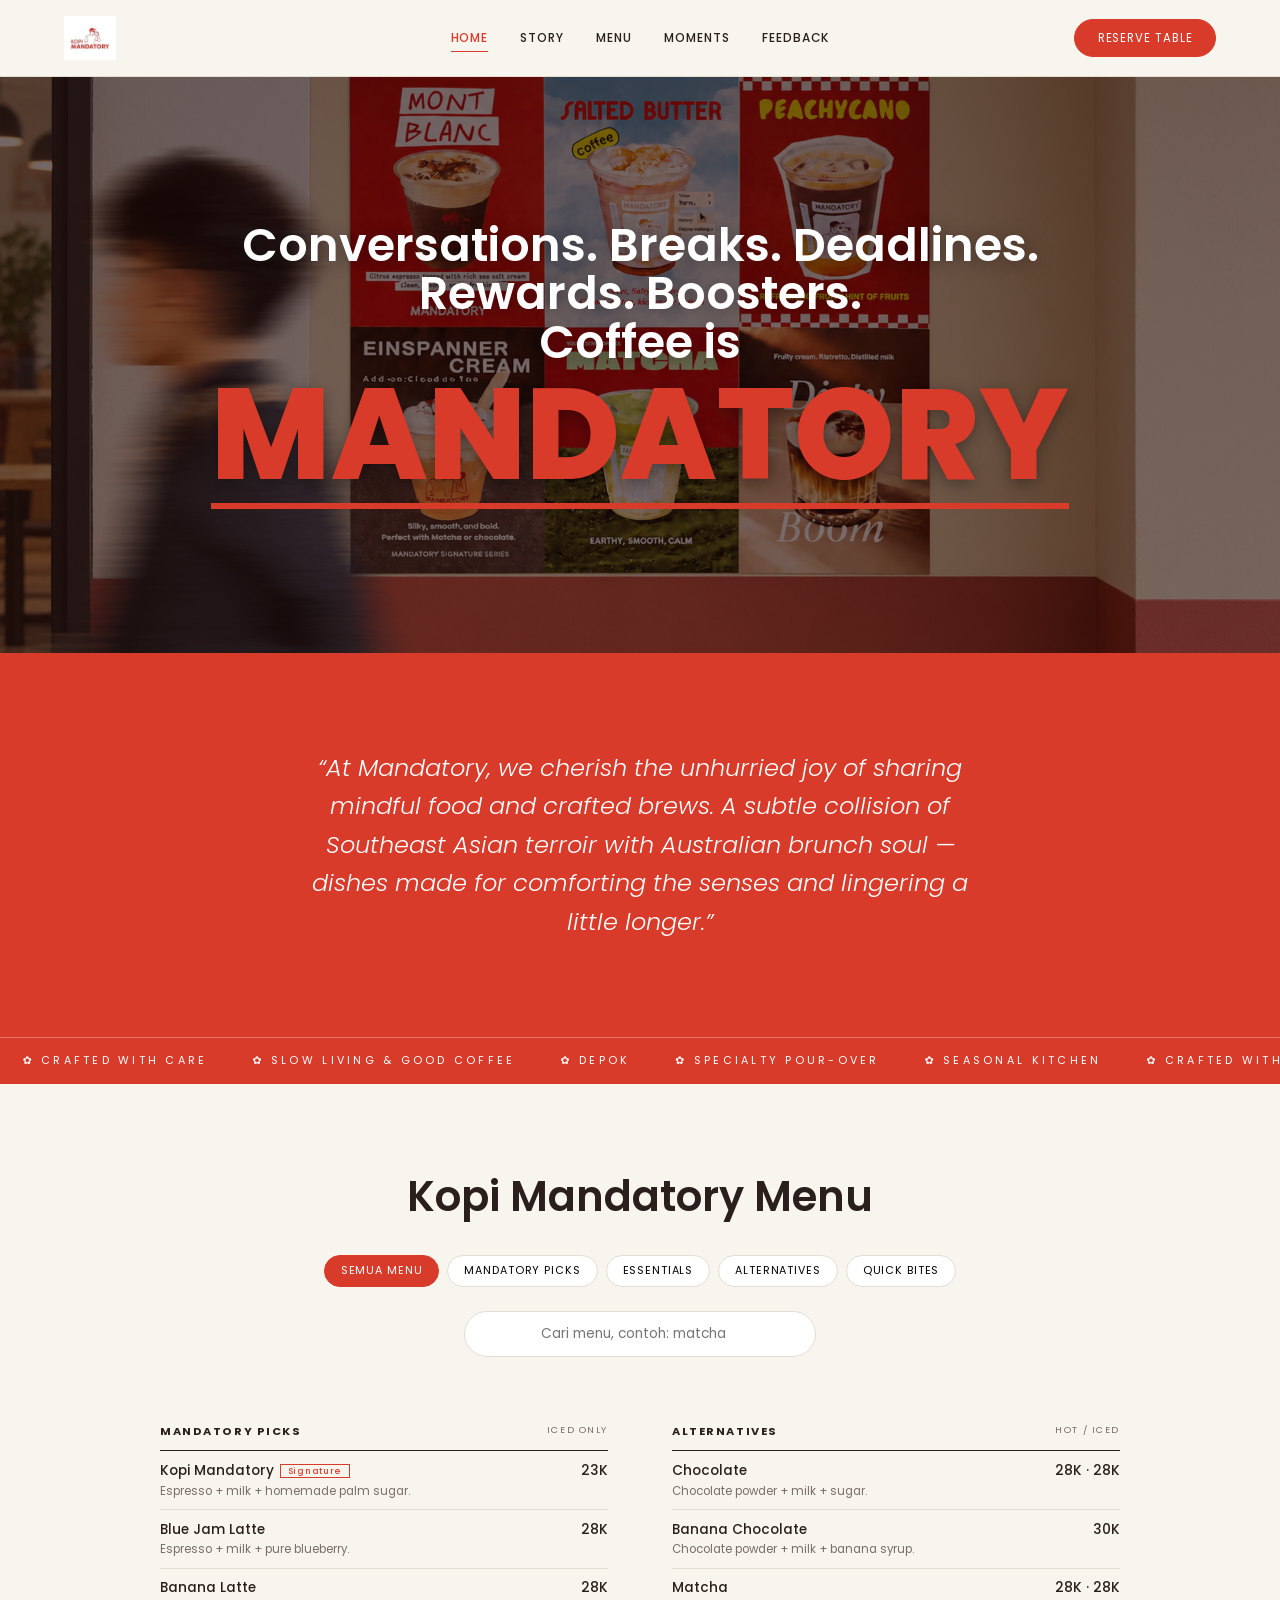
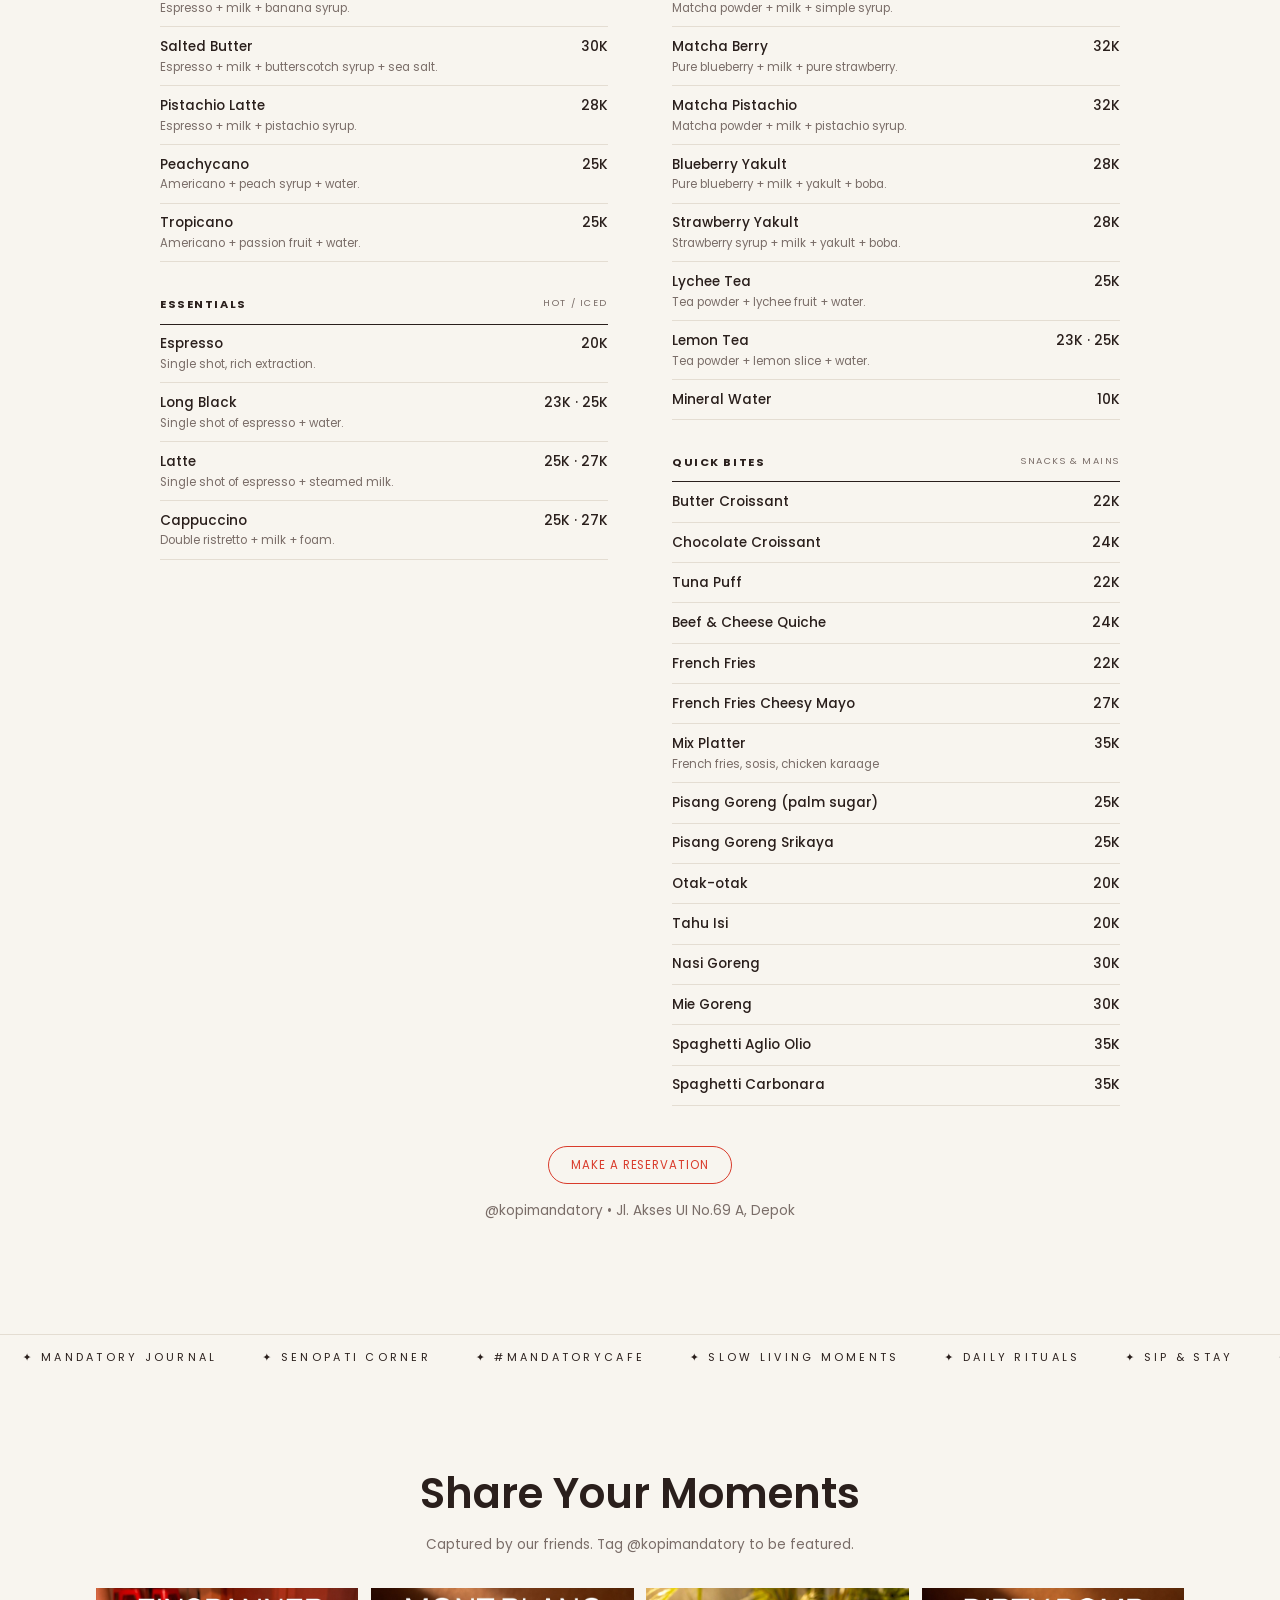
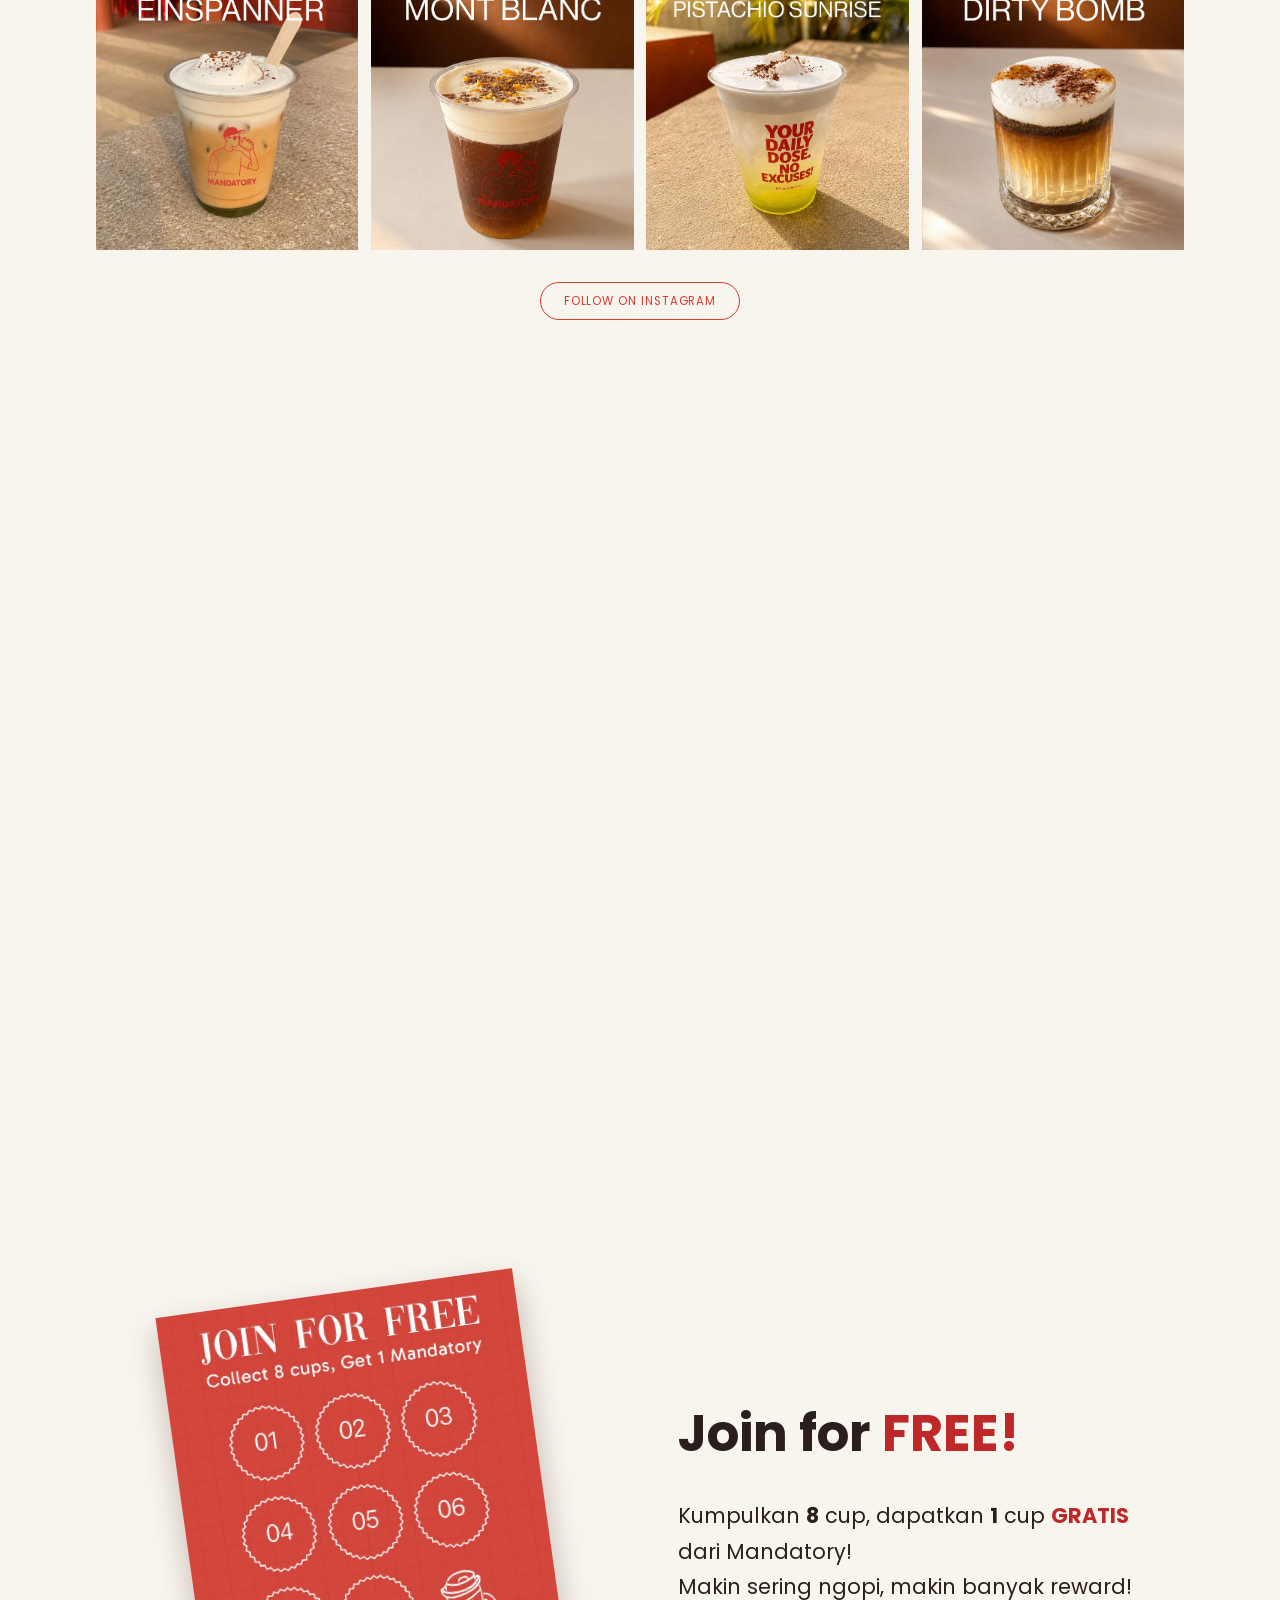
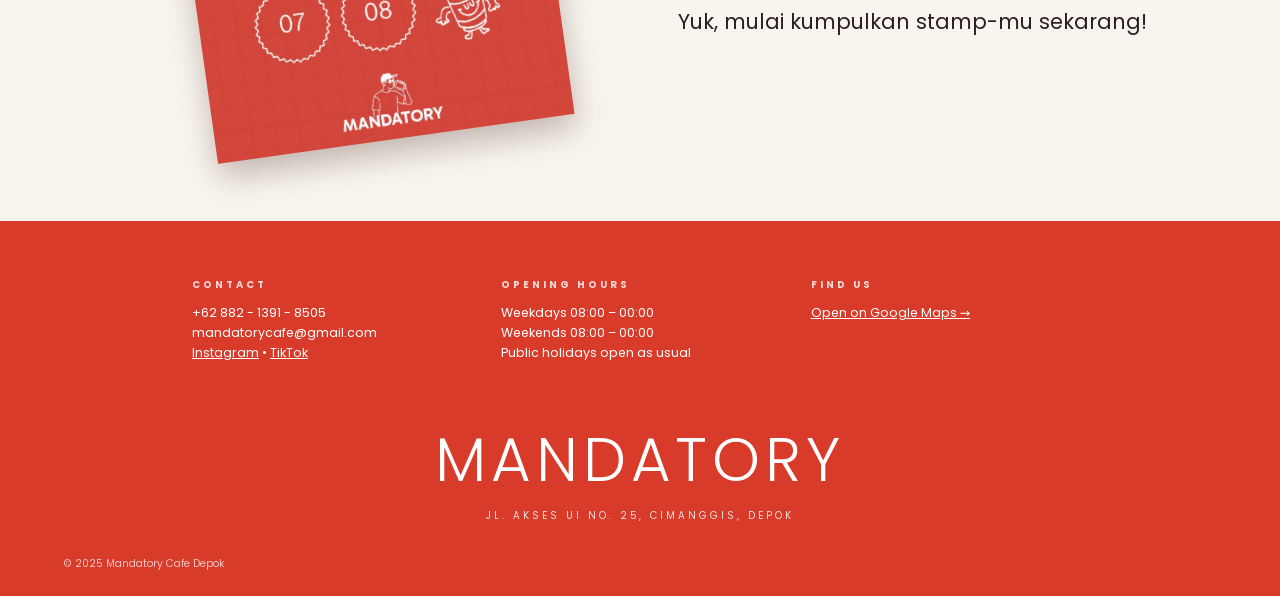
<file: index.html>
<!DOCTYPE html>
<html lang="id">

<head>
  <meta charset="utf-8">
  <meta name="viewport" content="width=device-width, initial-scale=1">
  <title>Mandatory | Kopi, obrolan, dan jeda kecil</title>
  <meta name="description" content="Mandatory, kafe kopi bertema merah putih di Depok. Menu kopi, makanan ringan, dan reservasi meja.">
  <link rel="preconnect" href="https://fonts.googleapis.com">
  <link
    href="https://fonts.googleapis.com/css2?family=Poppins:ital,wght@0,300;0,400;0,500;0,600;0,700;0,800;1,300&display=swap"
    rel="stylesheet">
  <link rel="icon" href="images/logo.jpeg">
  <link rel="stylesheet" href="css/style.css">
  </head>

<body>
  <div class="progress" id="progress"></div>

  <header class="nav">
    <a class="logo" href="#home" aria-label="Mandatory"><span class="logo-mark"><img src="images/logo.jpeg" alt=""
          onerror="this.remove()"></span></a>
    <ul>
      <li><a href="#home">Home</a></li>
      <li><a href="#story">Story</a></li>
      <li><a href="#menu">Menu</a></li>
      <li><a href="#moments">Moments</a></li>
      <li><a href="#feedback">Feedback</a></li>
    </ul>
    <a class="btn btn-fill" href="reservasi.html">Reserve table</a>
  </header>

  <main>
    <section class="hero" id="home">
      <h1>Conversations. Breaks. Deadlines.<br>Rewards. Boosters.<br>Coffee is<br><b>MANDATORY</b></h1>
    </section>

    <section class="quote" id="story">
      <p>“At Mandatory, we cherish the unhurried joy of sharing mindful food and crafted brews. A subtle collision of
        Southeast Asian terroir with Australian brunch soul — dishes made for comforting the senses and lingering a
        little longer.”</p>
    </section>

    <div class="marquee" aria-hidden="true">
      <div id="m1"></div>
    </div>

    <section class="sec" id="menu">
      <h2>Kopi Mandatory Menu</h2>
      <div class="tabs" id="tabs"></div>
      <input class="search" id="search" type="search" placeholder="Cari menu, contoh: matcha" aria-label="Cari menu">
      <div class="menu" id="menuBox"></div>
      <p class="center"><a class="btn" href="reservasi.html">Make a reservation</a></p>
      <p class="sub sub--spaced">@kopimandatory • Jl. Akses UI No.69 A, Depok</p>
    </section>

    <div class="marquee light" aria-hidden="true">
      <div id="m2"></div>
    </div>

    <section class="sec" id="moments">
      <h2>Share Your Moments</h2>
      <p class="sub">Captured by our friends. Tag @kopimandatory to be featured.</p>
      <div class="moments">
        <div class="photo" style="background-image:url(images/moment-1.jpg)"></div>
        <div class="photo" style="background-image:url(images/moment-2.jpg)"></div>
        <div class="photo" style="background-image:url(images/moment-3.jpg)"></div>
        <div class="photo" style="background-image:url(images/moment-4.jpg)"></div>
      </div>
      <p class="center center--flush"><a class="btn" href="https://instagram.com/kopimandatory" target="_blank"
          rel="noopener">Follow on Instagram</a></p>
    </section>

    <section class="sec" id="feedback">
      <h2>Reflections &amp; Guestbook</h2>
      <p class="sub">Every cup tells a story. We'd love to hear yours.</p>
      <div class="guest">
        <div>
          <div class="card">
            <div class="stars">★★★★★</div>
            <blockquote>“Mandatory has quickly become my go-to morning spot in Senopati. The Iced Dirty is impeccably
              textured and the French toast is light as air.”</blockquote><small>Nadira P. · Regular Guest · 2 days
              ago</small>
          </div>
          <div class="card">
            <div class="stars">★★★★★</div>
            <blockquote>“Quiet sunlight, thoughtful playlists, and baristas who genuinely care about single origin
              extractions. A rare gem of calm.”</blockquote><small>Arif Wibowo · Coffee Enthusiast · 1 week ago</small>
          </div>
        </div>
        <form class="card" id="noteForm">
          <h3 class="card-title">Leave a Note</h3>
          <p class="sub card-intro">Tell us how your morning was, or
            request your favorite roast.</p>
          <label class="field">Your name<input name="nama" placeholder="e.g. Maya" required></label>
          <label class="field">Email address<input type="email" name="email" placeholder="maya@example.com"></label>
          <div class="field">Rating<div class="rate" id="rate"></div>
          </div>
          <label class="field">Your thoughts<textarea name="pesan" rows="3"
              placeholder="Share a thought with our baristas..." required></textarea></label>
          <button class="btn btn-fill btn-block">Send message</button>
          <p id="thanks" class="sub thanks" hidden>Terima kasih, catatanmu sudah kami terima.</p>
        </form>
      </div>
    </section>

    <section class="sec loyalty" id="loyalty">
      <img class="loyalty__card" src="images/loyalty.jpg" width="1350" height="1688" loading="lazy"
        alt="Kartu loyalti Mandatory: kumpulkan 8 cup, dapatkan 1 cup gratis">
      <div class="loyalty__text">
        <h2>Join for <span>FREE!</span></h2>
        <p>Kumpulkan <b>8</b> cup, dapatkan <b>1</b> cup <b class="hl">GRATIS</b> dari Mandatory!<br>
          Makin sering ngopi, makin banyak reward!<br>
          Yuk, mulai kumpulkan stamp-mu sekarang!</p>
      </div>
    </section>
  </main>

  <footer class="foot">
    <div class="foot-cols">
      <div>
        <h4>CONTACT</h4>+62 882 - 1391 - 8505<br>mandatorycafe@gmail.com<br>
<span class="foot-social">
  <a href="https://www.instagram.com/kopimandatory/" target="_blank" rel="noopener noreferrer" class="foot-link">Instagram</a> •
  <a href="https://www.tiktok.com/@kopi.mandatory" target="_blank" rel="noopener noreferrer" class="foot-link"n>TikTok</a>
</span>
      </div>
      <div>
        <h4>OPENING HOURS</h4>Weekdays 08:00 – 00:00<br>Weekends 08:00 – 00:00<br>Public holidays open as usual
      </div>
      <div>
        <h4>FIND US</h4><a href="https://maps.google.com/?q=Mandatory+Cafe+Jl.+Akses+UI+Depok" target="_blank"
          rel="noopener" class="foot-link">Open on Google Maps →</a>
      </div>
    </div>
    <div class="big" id="gravity">MANDATORY</div>
    <div class="addr">JL. AKSES UI NO. 25, CIMANGGIS, DEPOK</div>
    <small>© 2025 Mandatory Cafe Depok</small>
  </footer>

  <div class="lb" id="lb" role="dialog" aria-label="Pratinjau foto" aria-hidden="true"><button type="button"
      aria-label="Tutup">&times;</button>
    <div></div>
  </div>

  <script src="js/marquee.js"></script>
  <script src="js/menu.js"></script>
  <script src="js/guestbook.js"></script>
  <script src="js/effects.js"></script>
  <script src="js/lightbox.js"></script>
</body>

</html>
</file>
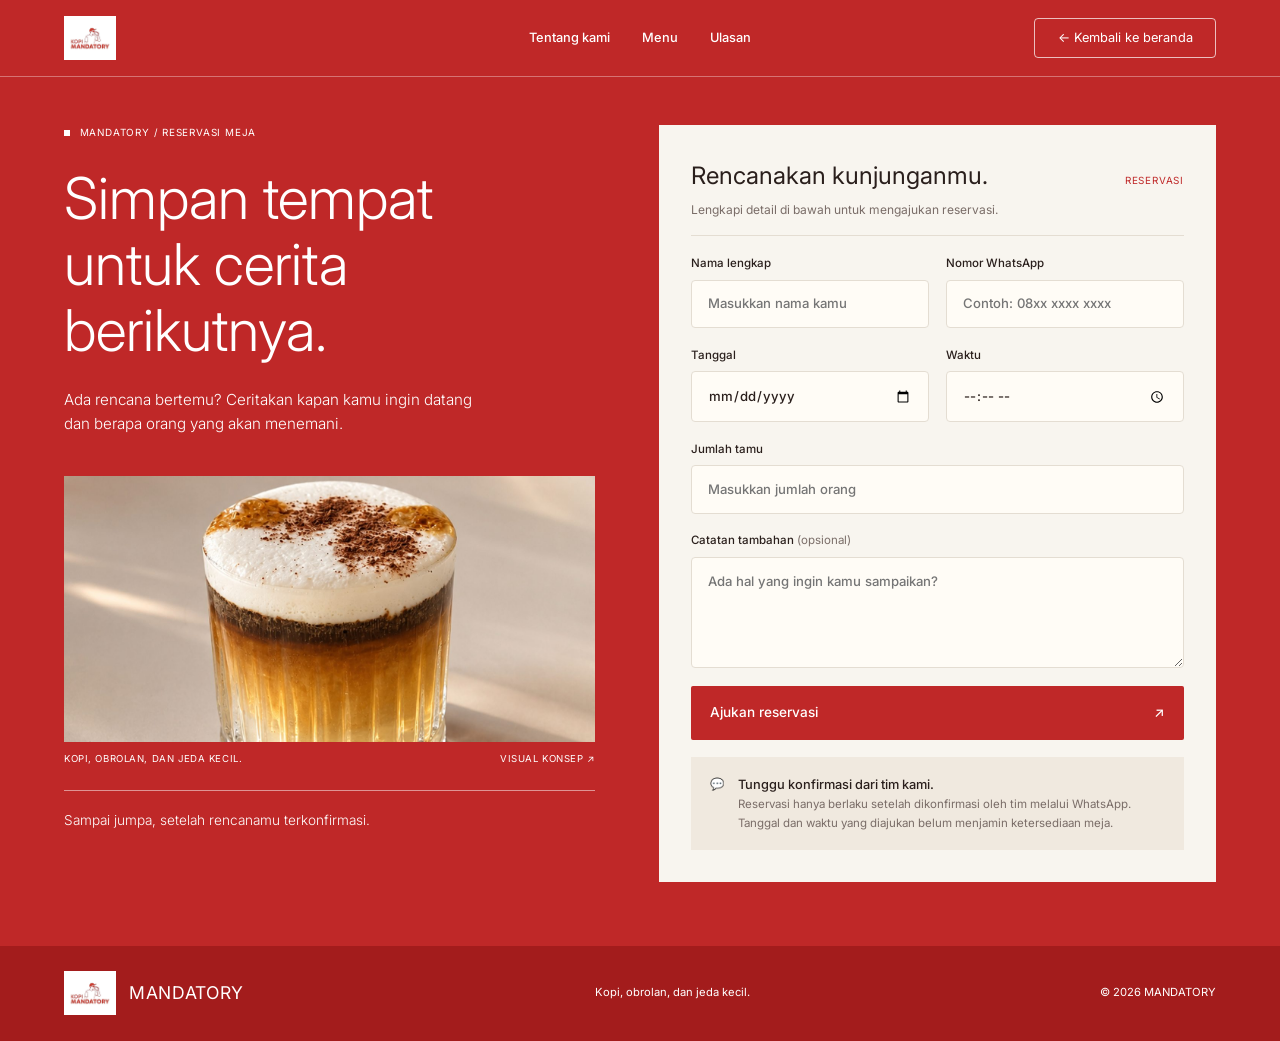
<file: reservasi.html>
<!DOCTYPE html>
<html lang="id">

<head>
  <meta charset="utf-8">
  <meta name="viewport" content="width=device-width, initial-scale=1">
  <title>Reservasi Meja | Mandatory</title>
  <meta name="description" content="Ajukan reservasi meja di Mandatory, kafe kopi di Depok.">
  <link rel="preconnect" href="https://fonts.googleapis.com">
  <link href="https://fonts.googleapis.com/css2?family=Inter:wght@300;400;500&display=swap" rel="stylesheet">
  <link rel="icon" href="images/logo.jpeg">
  <link rel="stylesheet" href="css/style.css">
  <link rel="stylesheet" href="css/reservasi.css">
  </head>

<body>

  <header class="nav">
    <a class="logo" href="index.html" aria-label="Mandatory"><span class="logo-mark"><img src="images/logo.jpeg" alt=""
          onerror="this.remove()"></span></a>
    <ul>
      <li><a href="index.html#story">Tentang kami</a></li>
      <li><a href="index.html#menu">Menu</a></li>
      <li><a href="index.html#feedback">Ulasan</a></li>
    </ul>
    <a class="btn" href="index.html">← Kembali ke beranda</a>
  </header>

  <main class="wrap">
    <section class="left">
      <div class="crumb">Mandatory / Reservasi meja</div>
      <h1>Simpan tempat<br>untuk cerita<br>berikutnya.</h1>
      <p>Ada rencana bertemu? Ceritakan kapan kamu ingin datang dan berapa orang yang akan menemani.</p>
      <div class="photo" role="img" aria-label="Sudut kafe Mandatory"
        style="background-image:url(images/reservasi.jpg)"></div>
      <div class="cap"><span>Kopi, obrolan, dan jeda kecil.</span><span>Visual konsep ↗</span></div>
      <hr>
      <small>Sampai jumpa, setelah rencanamu terkonfirmasi.</small>
    </section>

    <form class="form" id="resForm" novalidate>
      <header>
        <h2>Rencanakan kunjunganmu.</h2><span>RESERVASI</span>
        <p>Lengkapi detail di bawah untuk mengajukan reservasi.</p>
      </header>
      <label>Nama lengkap<input name="nama" placeholder="Masukkan nama kamu" required autocomplete="name"></label>
      <label>Nomor WhatsApp<input name="wa" type="tel" inputmode="tel" placeholder="Contoh: 08xx xxxx xxxx" required
          autocomplete="tel"></label>
      <label>Tanggal<input name="tanggal" type="date" required></label>
      <label>Waktu<input name="waktu" type="time" min="07:00" max="21:00" required></label>
      <label class="full">Jumlah tamu<input name="tamu" type="number" min="1" max="30"
          placeholder="Masukkan jumlah orang" required></label>
      <label class="full">Catatan tambahan <i>(opsional)</i><textarea name="catatan" rows="4"
          placeholder="Ada hal yang ingin kamu sampaikan?"></textarea></label>
      <p class="err" id="err" hidden></p>
      <button class="submit" type="submit"><span>Ajukan reservasi</span><span>↗</span></button>
      <div class="note"><span aria-hidden="true">💬</span>
        <div><b>Tunggu konfirmasi dari tim kami.</b>Reservasi hanya berlaku setelah dikonfirmasi oleh tim melalui
          WhatsApp. Tanggal dan waktu yang diajukan belum menjamin ketersediaan meja.</div>
      </div>
    </form>
  </main>

  <footer class="bar">
    <span class="bar-brand"><span class="logo-mark"><img src="images/logo.jpeg" alt=""
          onerror="this.remove()"></span><span class="name">MANDATORY</span></span>
    <span>Kopi, obrolan, dan jeda kecil.</span>
    <span>© 2026 MANDATORY</span>
  </footer>

  <script src="js/reservasi.js"></script>
</body>

</html>
</file>
<file: css/style.css>
/*
  MANDATORY - style.css (dipakai semua halaman)
  Isi: variabel & reset, logo & navbar, hero, kutipan, marquee, section,
       menu, moments, guestbook, slider galeri, footer, interaksi & animasi.
  Warna diatur di :root (--red, --cream, --ink, dst).
*/
:root {
  --red: #d93b2b;
  --red-d: #bf2828;
  --red-dd: #a31c1c;
  --cream: #f8f5ef;
  --ink: #2a1f1c;
  --mute: #7a6d68;
  --line: #e4ddd2
}

* {
  box-sizing: border-box;
  margin: 0;
  padding: 0
}

html {
  scroll-behavior: smooth
}

body {
  font-family: 'Poppins', system-ui, sans-serif;
  background: var(--cream);
  color: var(--ink);
  line-height: 1.6
}

img {
  max-width: 100%;
  display: block
}

a {
  color: inherit;
  text-decoration: none
}

button,
input,
textarea {
  font: inherit
}

:focus-visible {
  outline: 2px solid var(--red);
  outline-offset: 3px
}

/* logo & nav */
.logo {
  display: inline-flex;
  align-items: center;
  gap: .6rem
}

.logo-mark {
  width: 52px;
  height: 44px;
  background: #fff;
  color: var(--red);
  font: 700 8px/1 'Poppins';
  display: grid;
  place-items: end center;
  padding: 3px;
  letter-spacing: .02em;
  overflow: hidden
}

.logo-mark img {
  width: 100%;
  height: 100%;
  object-fit: contain
}

.nav {
  display: grid;
  grid-template-columns: 1fr auto 1fr;
  align-items: center;
  gap: 1rem;
  padding: 1rem clamp(1rem, 5vw, 4rem);
  position: sticky;
  top: 0;
  z-index: 10;
  background: var(--cream);
  border-bottom: 1px solid var(--line)
}

.nav ul {
  display: flex;
  gap: 2rem;
  list-style: none;
  font-weight: 500;
  font-size: .75rem;
  letter-spacing: .08em;
  text-transform: uppercase
}

.nav a:hover {
  color: var(--red)
}

.nav > .logo {
  justify-self: start
}

.nav > .btn {
  justify-self: end
}

.btn {
  display: inline-block;
  border: 1px solid var(--red);
  color: var(--red);
  padding: .55rem 1.4rem;
  border-radius: 999px;
  font-size: .72rem;
  letter-spacing: .08em;
  text-transform: uppercase;
  cursor: pointer;
  background: transparent;
  transition: background .2s, color .2s, transform .15s
}

.btn:hover {
  background: var(--red);
  color: #fff
}

.btn-fill {
  background: var(--red);
  color: #fff
}

.btn-fill:hover {
  background: var(--red-dd);
  border-color: var(--red-dd)
}

/* hero */
.hero {
  display: grid;
  place-items: center;
  text-align: center;
  min-height: clamp(420px, 45vw, 680px);
  padding: 3rem clamp(1rem, 5vw, 4rem);
  color: #fff;
  /* ganti foto hero: timpa file images/hero.jpg (disarankan foto lebar, min. 1600px) */
  background: linear-gradient(rgba(30, 8, 6, .62), rgba(30, 8, 6, .58)), url(../images/poster.png) center/cover no-repeat
}

.hero h1 {
  font-weight: 600;
  font-size: clamp(1.5rem, 3.6vw, 2.9rem);
  line-height: 1.05;
  text-shadow: 0 2px 18px rgba(0, 0, 0, .35)
}

.hero h1 b {
  display: inline-block;
  margin-top: .3rem;
  padding-bottom: .08em;
  font-weight: 800;
  font-size: clamp(3rem, 11vw, 8rem);
  line-height: 1;
  color: var(--red);
  text-shadow: 0 4px 16px rgba(0, 0, 0, .35);
  background: linear-gradient(var(--red), var(--red)) 0 100%/0 6px no-repeat;
  animation: draw .9s .5s forwards
}

.photo {
  background: #d8cfc2 center/cover;
  min-height: 280px;
  width: 100%
}

/* quote */
.quote {
  background: var(--red);
  color: #fff;
  text-align: center;
  padding: clamp(3rem, 8vw, 6rem) 1.5rem
}

.quote p {
  max-width: 42rem;
  margin: auto;
  font-size: clamp(1.05rem, 2.2vw, 1.5rem);
  font-style: italic;
  font-weight: 300
}

/* marquee */
.marquee {
  overflow: hidden;
  background: var(--red);
  color: #fff;
  border-top: 1px solid rgba(255, 255, 255, .3);
  padding: .9rem 0;
  font-size: .68rem;
  letter-spacing: .3em;
  text-transform: uppercase;
  white-space: nowrap
}

.marquee.light {
  background: var(--cream);
  color: var(--ink);
  border-color: var(--line)
}

.marquee div {
  display: inline-block;
  animation: run 40s linear infinite
}

.marquee span {
  margin: 0 1.4rem
}

@keyframes run {
  to {
    transform: translateX(-50%)
  }
}

/* sections */
.sec {
  padding: clamp(3rem, 7vw, 5rem) clamp(1rem, 5vw, 4rem)
}

.sec h2 {
  font-weight: 600;
  font-size: clamp(1.8rem, 3.8vw, 2.6rem);
  text-align: center
}

.sub {
  text-align: center;
  color: var(--mute);
  font-size: .85rem;
  margin: .4rem 0 2rem
}

/* menu */
.tabs {
  display: flex;
  flex-wrap: wrap;
  justify-content: center;
  gap: .5rem;
  margin: 1.5rem 0 2.5rem
}

.tabs button {
  border: 1px solid var(--line);
  background: #fff;
  border-radius: 999px;
  padding: .4rem 1rem;
  font-size: .68rem;
  letter-spacing: .08em;
  text-transform: uppercase;
  cursor: pointer
}

.tabs button[aria-pressed=true] {
  background: var(--red);
  border-color: var(--red);
  color: #fff
}

.menu {
  max-width: 60rem;
  margin: auto;
  display: grid;
  grid-template-columns: 1fr 1fr;
  gap: 0 4rem
}

.menu h3 {
  font-size: .7rem;
  letter-spacing: .14em;
  text-transform: uppercase;
  display: flex;
  justify-content: space-between;
  border-bottom: 1px solid var(--ink);
  padding: .6rem 0;
  margin-top: 1.5rem
}

.menu h3 small {
  color: var(--mute);
  font-weight: 400
}

.item {
  padding: .55rem 0;
  border-bottom: 1px solid var(--line)
}

.item div {
  display: flex;
  justify-content: space-between;
  gap: 1rem;
  font-size: .85rem;
  font-weight: 500
}

.item em {
  font-size: .55rem;
  color: var(--red);
  border: 1px solid var(--red);
  padding: 0 .4rem;
  margin-left: .4rem;
  font-style: normal;
  letter-spacing: .08em;
  vertical-align: middle
}

.item p {
  font-size: .72rem;
  color: var(--mute)
}

.center {
  text-align: center;
  margin-top: 2.5rem
}

/* moments */
.moments {
  display: grid;
  grid-template-columns: repeat(4, 1fr);
  gap: .8rem;
  max-width: 68rem;
  margin: 0 auto 2rem
}

.moments .photo {
  aspect-ratio: 1;
  min-height: 0
}

/* guestbook */
.guest {
  display: grid;
  grid-template-columns: 1.3fr 1fr;
  gap: 1.5rem;
  max-width: 60rem;
  margin: 2rem auto 0
}

.card {
  background: #fff;
  border: 1px solid var(--line);
  padding: 1.5rem;
  border-radius: 8px
}

.card+.card {
  margin-top: 1rem
}

.stars {
  color: var(--red);
  letter-spacing: .15em;
  font-size: .8rem
}

.card blockquote {
  font-size: .82rem;
  margin: .5rem 0;
  font-style: italic
}

.card small {
  color: var(--mute);
  font-size: .7rem
}

.field {
  display: block;
  margin-bottom: .9rem;
  font-size: .65rem;
  letter-spacing: .1em;
  text-transform: uppercase
}

.field input,
.field textarea {
  display: block;
  width: 100%;
  margin-top: .3rem;
  padding: .65rem .8rem;
  border: 1px solid var(--line);
  background: var(--cream);
  border-radius: 4px;
  font-size: .85rem;
  text-transform: none;
  letter-spacing: 0
}

.rate button {
  background: none;
  border: 0;
  font-size: 1.3rem;
  color: #d8cfc2;
  cursor: pointer
}

.rate button.on {
  color: var(--red)
}

/* footer */
.foot {
  background: var(--red);
  color: #fff;
  padding: 3.5rem clamp(1rem, 5vw, 4rem) 1.5rem;
  text-align: center
}

.foot-cols {
  display: grid;
  grid-template-columns: repeat(3, 1fr);
  gap: 2rem;
  max-width: 56rem;
  margin: 0 auto 3rem;
  font-size: .78rem;
  text-align: left
}

.foot h4 {
  font-size: .62rem;
  letter-spacing: .3em;
  margin-bottom: .6rem;
  opacity: .8
}

.foot .big {
  font-size: clamp(2rem, 7vw, 3.8rem);
  letter-spacing: .08em;
  font-weight: 300
}

.foot .addr {
  font-size: .62rem;
  letter-spacing: .3em;
  opacity: .85
}

.foot small {
  display: block;
  margin-top: 2rem;
  font-size: .65rem;
  opacity: .7;
  text-align: left
}

@media(max-width:800px) {
  .nav {
    grid-template-columns: 1fr auto
  }

  .nav ul {
    display: none
  }

  .guest {
    grid-template-columns: 1fr
  }

  .menu {
    grid-template-columns: 1fr
  }

  .moments {
    grid-template-columns: 1fr 1fr
  }

  .foot-cols {
    grid-template-columns: 1fr
  }
}

@media(prefers-reduced-motion:reduce) {
  .marquee div {
    animation: none
  }
}

/* interaksi & animasi */
.progress {
  position: fixed;
  top: 0;
  left: 0;
  height: 3px;
  width: 0;
  background: var(--red);
  z-index: 60
}

.nav ul a {
  position: relative;
  padding: .2rem 0
}

.nav ul a:after {
  content: "";
  position: absolute;
  left: 0;
  bottom: -2px;
  height: 1px;
  width: 100%;
  background: var(--red);
  transform: scaleX(0);
  transform-origin: left;
  transition: transform .3s
}

.nav ul a:hover:after,
.nav ul a.active:after {
  transform: scaleX(1)
}

.nav ul a.active {
  color: var(--red)
}

.btn:active {
  transform: scale(.96)
}

.js .reveal {
  opacity: 0;
  transform: translateY(28px);
  transition: opacity .8s, transform .8s
}

.js .reveal.in {
  opacity: 1;
  transform: none
}

@keyframes draw {
  to {
    background-size: 100% 6px
  }
}

.search {
  display: block;
  width: 100%;
  max-width: 22rem;
  margin: -1rem auto 2rem;
  padding: .7rem 1.2rem;
  border: 1px solid var(--line);
  border-radius: 999px;
  background: #fff;
  font-size: .85rem;
  text-align: center
}

.search:focus {
  border-color: var(--red);
  outline: 0
}

.menu [hidden] {
  display: none
}

.item {
  transition: padding .2s, background .2s
}

.item:hover {
  padding-left: .7rem;
  background: #fff
}

.empty {
  grid-column: 1/-1;
  text-align: center;
  color: var(--mute);
  font-size: .85rem;
  padding: 2rem
}

.moments .photo {
  cursor: zoom-in;
  transition: transform .4s, box-shadow .4s
}

.moments .photo:hover {
  transform: translateY(-6px) scale(1.03);
  box-shadow: 0 14px 28px rgba(60, 20, 10, .25)
}

.lb {
  position: fixed;
  inset: 0;
  background: rgba(20, 10, 8, .92);
  display: grid;
  place-items: center;
  z-index: 70;
  opacity: 0;
  pointer-events: none;
  transition: opacity .3s
}

.lb.open {
  opacity: 1;
  pointer-events: auto
}

.lb div {
  width: min(92vw, 900px);
  aspect-ratio: 4/3;
  background: #2a1f1c center/contain no-repeat
}

.lb button {
  position: absolute;
  top: 1rem;
  right: 1.4rem;
  background: none;
  border: 0;
  color: #fff;
  font-size: 2.2rem;
  cursor: pointer
}

.card.new {
  animation: pop .5s
}

@keyframes pop {
  from {
    opacity: 0;
    transform: translateY(-12px) scale(.96)
  }
}

@media(prefers-reduced-motion:reduce) {
  .js .reveal {
    opacity: 1;
    transform: none;
    transition: none
  }

  .hero h1 b {
    animation: none;
    background-size: 100% 6px
  }

  .card.new {
    animation: none
  }
}

/* utilitas kecil (pengganti style inline di HTML) */
.sub--spaced { margin-top: 1rem }
.center--flush { margin-top: 0 }
.card-title { font-weight: 500 }
.card-intro { text-align: left; margin: .2rem 0 1rem; font-size: .75rem }
.thanks { margin: 1rem 0 0 }
.foot-link { text-decoration: underline }
.btn-block { width: 100% }

/* Join for FREE (kartu loyalti) */
.loyalty {
  display: grid;
  grid-template-columns: 1fr 1fr;
  align-items: center;
  gap: clamp(2rem, 6vw, 5rem);
  max-width: 72rem;
  margin: 0 auto
}

.loyalty__card {
  width: min(100%, 360px);
  height: auto;
  justify-self: center;
  transform: rotate(-8deg);
  box-shadow: 0 14px 30px rgba(60, 20, 10, .28);
  transition: transform .4s
}

.loyalty__card:hover { transform: rotate(-3deg) scale(1.03) }
.loyalty h2 { text-align: left; font-weight: 700; font-size: clamp(2rem, 5vw, 3.2rem) }
.loyalty h2 span,
.loyalty .hl { color: var(--red-d) }
.loyalty p { margin-top: 1.5rem; font-size: clamp(1rem, 1.8vw, 1.3rem); line-height: 1.7 }

@media(max-width:800px) {
  .loyalty { grid-template-columns: 1fr; text-align: center }
  .loyalty h2 { text-align: center }
}
</file>
<file: css/reservasi.css>
/* MANDATORY - khusus halaman reservasi (dimuat setelah style.css) */
body {
  background: var(--red-d);
  color: #fff;
  font-family: 'Inter', 'Poppins', sans-serif
}

.nav {
  background: var(--red-d);
  border-bottom: 1px solid rgba(255, 255, 255, .35);
  position: static
}

.nav ul {
  font-size: .8rem;
  letter-spacing: 0;
  text-transform: none
}

.nav .btn {
  border-color: rgba(255, 255, 255, .7);
  color: #fff;
  border-radius: 4px;
  text-transform: none;
  letter-spacing: 0;
  font-size: .8rem
}

.nav .btn:hover {
  background: #fff;
  color: var(--red-d)
}

.wrap {
  display: grid;
  grid-template-columns: 1fr 1.05fr;
  gap: 4rem;
  padding: 3rem clamp(1rem, 5vw, 4rem) 4rem;
  max-width: 80rem;
  margin: auto;
  align-items: start
}

.crumb {
  font-size: .62rem;
  letter-spacing: .08em;
  text-transform: uppercase
}

.crumb:before {
  content: "";
  display: inline-block;
  width: 6px;
  height: 6px;
  background: #fff;
  margin-right: .6rem
}

.left h1 {
  font-weight: 300;
  font-size: clamp(2.2rem, 5vw, 3.6rem);
  line-height: 1.15;
  margin: 1.5rem 0
}

.left>p {
  font-weight: 300;
  font-size: .95rem;
  max-width: 26rem
}

.left .photo {
  aspect-ratio: 2/1;
  min-height: 0;
  margin-top: 2.5rem;
  background-color: #d8cfc2
}

.cap {
  display: flex;
  justify-content: space-between;
  font-size: .6rem;
  letter-spacing: .06em;
  text-transform: uppercase;
  margin: .6rem 0 1.5rem
}

.left hr {
  border: 0;
  border-top: 1px solid rgba(255, 255, 255, .5);
  margin-bottom: 1rem
}

.left small {
  font-size: .85rem;
  font-weight: 300
}

.form {
  background: var(--cream);
  color: var(--ink);
  padding: 2rem;
  display: grid;
  grid-template-columns: 1fr 1fr;
  gap: 1.1rem
}

.form header {
  grid-column: 1/-1;
  display: flex;
  justify-content: space-between;
  align-items: baseline;
  flex-wrap: wrap;
  border-bottom: 1px solid var(--line);
  padding-bottom: 1rem
}

.form h2 {
  font-weight: 400;
  font-size: 1.5rem;
  text-align: left
}

.form header span {
  color: var(--red-d);
  font-size: .62rem;
  letter-spacing: .08em
}

.form header p {
  width: 100%;
  flex-basis: 100%;
  font-size: .75rem;
  color: var(--mute);
  margin-top: .3rem
}

.full {
  grid-column: 1/-1
}

.form label {
  font-size: .72rem;
  font-weight: 500;
  display: block
}

.form label i {
  font-style: normal;
  font-weight: 400;
  color: var(--mute)
}

.form input,
.form textarea {
  display: block;
  width: 100%;
  margin-top: .45rem;
  padding: .8rem 1rem;
  border: 1px solid var(--line);
  background: #fffcf6;
  border-radius: 4px;
  font-size: .82rem;
  color: var(--ink)
}

.form input:focus,
.form textarea:focus {
  border-color: var(--red-d);
  outline: 0
}

.submit {
  grid-column: 1/-1;
  display: flex;
  justify-content: space-between;
  align-items: center;
  background: var(--red-d);
  color: #fff;
  border: 0;
  padding: 1rem 1.2rem;
  font-size: .85rem;
  font-weight: 500;
  cursor: pointer;
  border-radius: 2px
}

.submit:hover {
  background: var(--red-dd)
}

.note {
  grid-column: 1/-1;
  background: #f0e9df;
  padding: 1.1rem 1.2rem;
  font-size: .72rem;
  color: var(--mute);
  display: flex;
  gap: .9rem
}

.note b {
  display: block;
  color: var(--ink);
  font-weight: 500;
  font-size: .8rem
}

.err {
  grid-column: 1/-1;
  color: var(--red-dd);
  font-size: .75rem
}

.bar {
  background: var(--red-dd);
  padding: 1.6rem clamp(1rem, 5vw, 4rem);
  display: flex;
  justify-content: space-between;
  align-items: center;
  gap: 1rem;
  flex-wrap: wrap;
  font-size: .7rem
}

.bar .name {
  font-size: 1.1rem;
  letter-spacing: .04em;
  margin-left: .8rem
}

@media(max-width:800px) {
  .wrap {
    grid-template-columns: 1fr;
    gap: 2rem
  }

  .form {
    grid-template-columns: 1fr;
    padding: 1.4rem
  }
}

.bar-brand {
  display: flex;
  align-items: center
}
</file>
